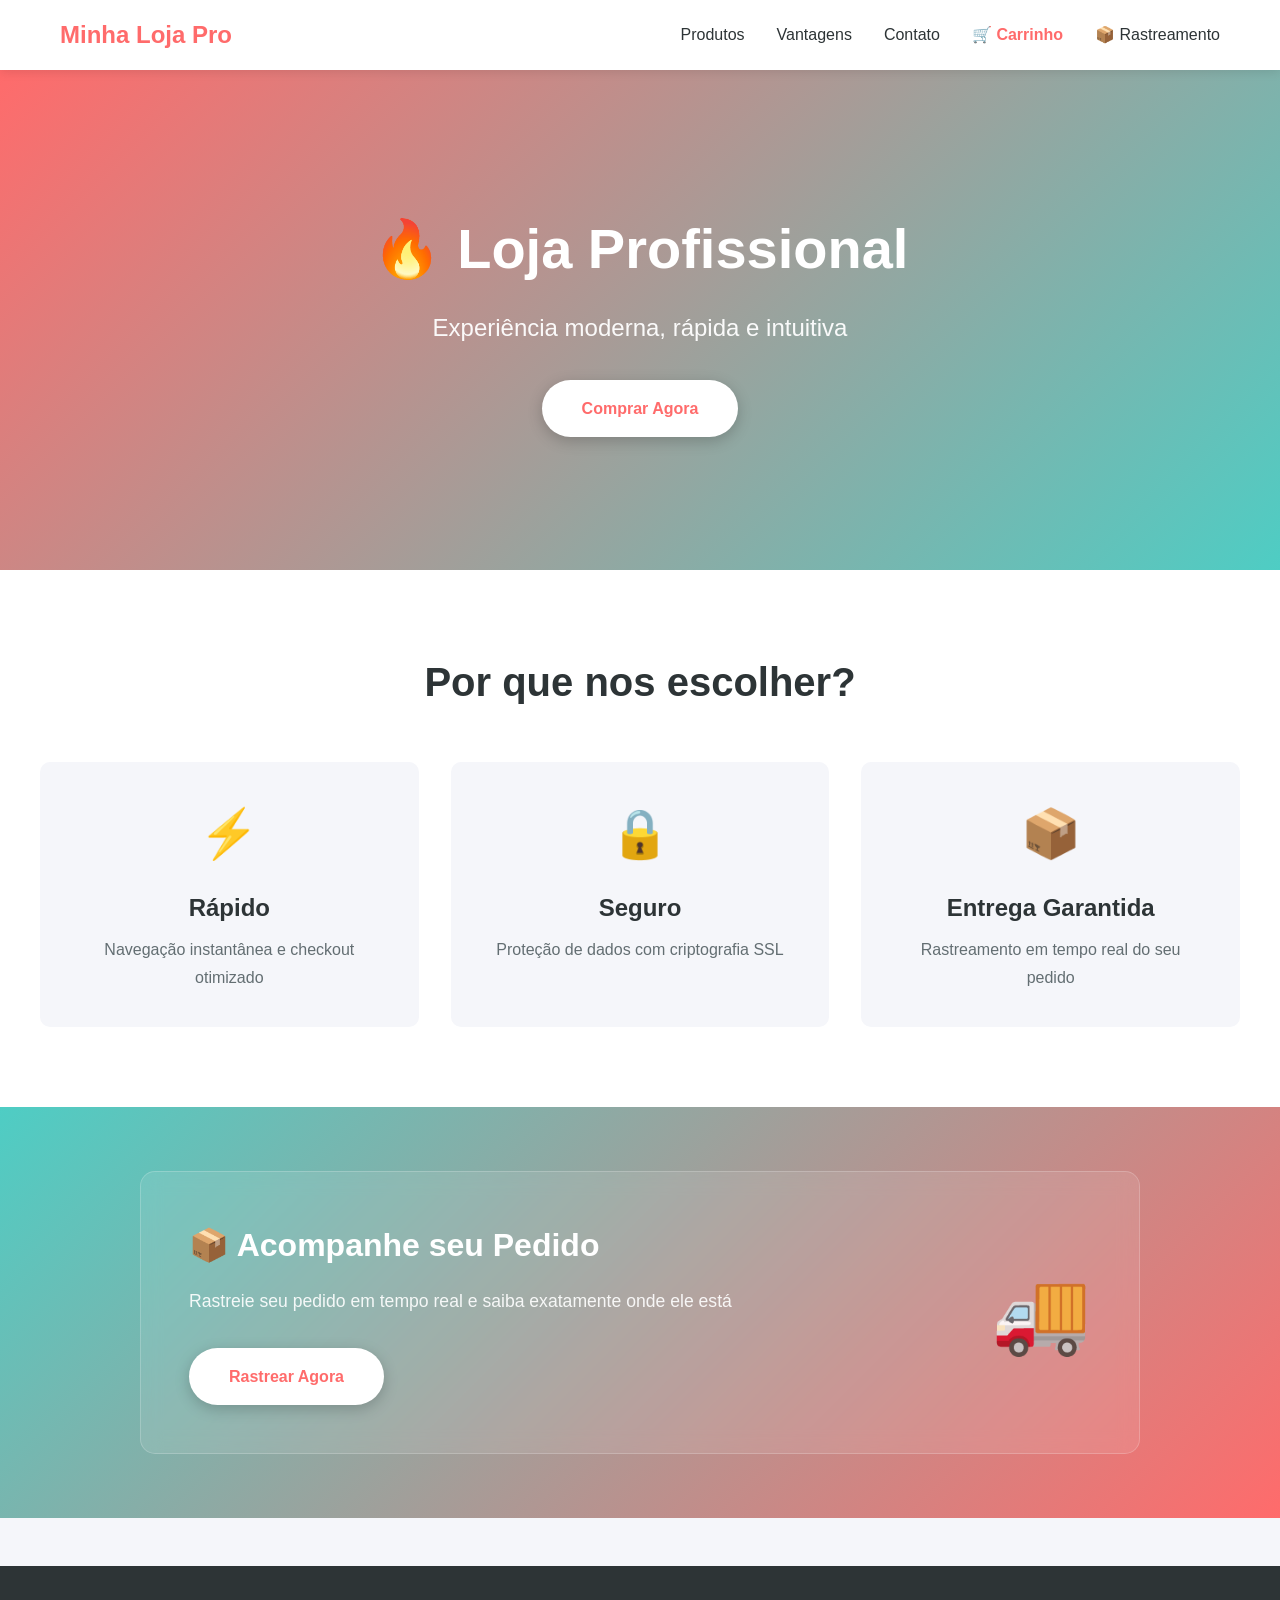
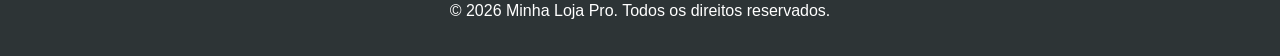
<file: index.html>
<!DOCTYPE html>
<html lang="pt-BR">
<head>
    <meta charset="UTF-8">
    <meta name="viewport" content="width=device-width, initial-scale=1.0">
    <title>Minha Loja Pro - Experiência moderna e intuitiva</title>
    <link rel="stylesheet" href="css/style.css">
</head>
<body>
    <header class="header">
        <div class="container">
            <div class="logo">Minha Loja Pro</div>
            <nav class="navbar">
                <a href="#products" class="nav-link">Produtos</a>
                <a href="#features" class="nav-link">Vantagens</a>
                <a href="#contact" class="nav-link">Contato</a>
                <a href="pages/carrinho.html" class="nav-link" style="color: var(--primary-color); font-weight: bold;">🛒 Carrinho</a>
                <a href="pages/rastreamento.html" class="nav-link">📦 Rastreamento</a>
            </nav>
        </div>
    </header>

    <div class="hero">
        <h1>🔥 Loja Profissional</h1>
        <p>Experiência moderna, rápida e intuitiva</p>
        <a href="pages/produtos.html" class="btn">Comprar Agora</a>
    </div>

    <section id="features" class="features">
        <h2>Por que nos escolher?</h2>
        <div class="features-container">
            <div class="feature">
                <span class="icon">⚡</span>
                <h3>Rápido</h3>
                <p>Navegação instantânea e checkout otimizado</p>
            </div>
            <div class="feature">
                <span class="icon">🔒</span>
                <h3>Seguro</h3>
                <p>Proteção de dados com criptografia SSL</p>
            </div>
            <div class="feature">
                <span class="icon">📦</span>
                <h3>Entrega Garantida</h3>
                <p>Rastreamento em tempo real do seu pedido</p>
            </div>
        </div>
    </section>

    <!-- Seção de Rastreamento Rápido -->
    <section class="tracking-quick-section">
        <div class="container">
            <div class="tracking-quick-card">
                <div class="tracking-quick-content">
                    <h2>📦 Acompanhe seu Pedido</h2>
                    <p>Rastreie seu pedido em tempo real e saiba exatamente onde ele está</p>
                    <a href="pages/rastreamento.html" class="btn">Rastrear Agora</a>
                </div>
                <div class="tracking-quick-image">
                    <div class="tracking-icon-large">🚚</div>
                </div>
            </div>
        </div>
    </section>

    <footer class="footer">
        <div class="container">
            <p>&copy; 2026 Minha Loja Pro. Todos os direitos reservados.</p>
        </div>
    </footer>

    <script src="js/cart.js"></script>
    <script src="js/tracking.js"></script>
    <script src="js/main.js"></script>
</body>
</html>
</file>
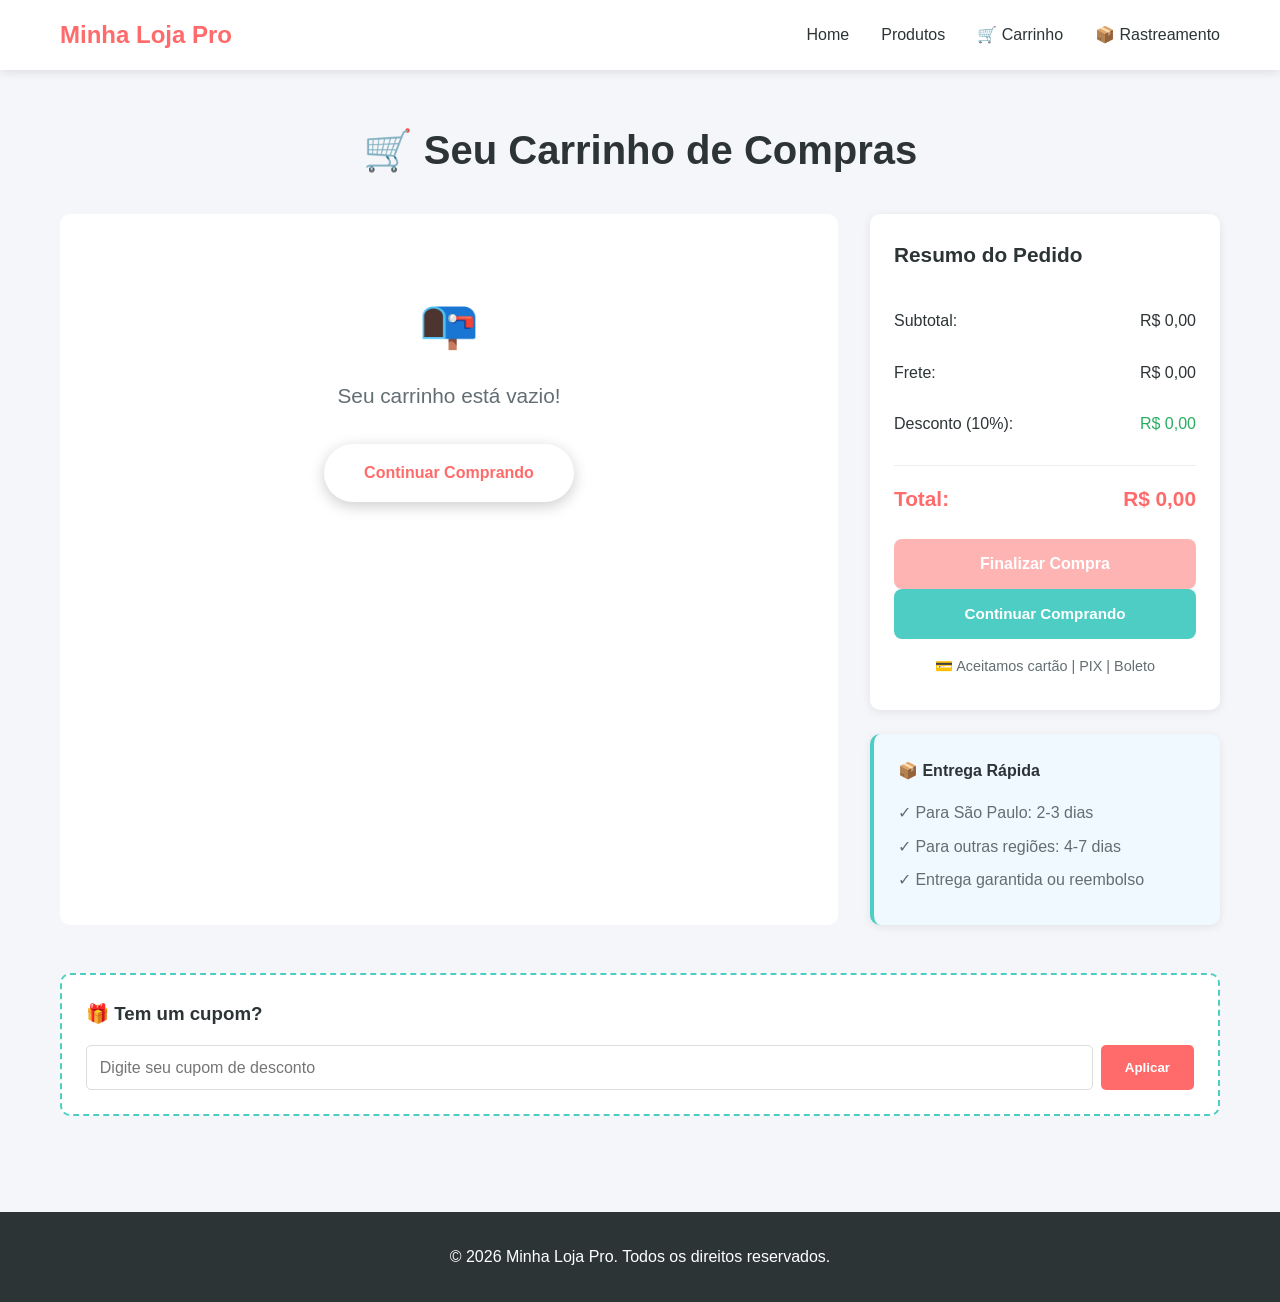
<file: pages/carrinho.html>
<!DOCTYPE html>
<html lang="pt-BR">
<head>
    <meta charset="UTF-8">
    <meta name="viewport" content="width=device-width, initial-scale=1.0">
    <title>Carrinho de Compras - Minha Loja Pro</title>
    <link rel="stylesheet" href="../css/style.css">
</head>
<body>
    <header class="header">
        <div class="container">
            <div class="logo">Minha Loja Pro</div>
            <nav class="navbar">
                <a href="../" class="nav-link">Home</a>
                <a href="produtos.html" class="nav-link">Produtos</a>
                <a href="carrinho.html" class="nav-link active">🛒 Carrinho</a>
                <a href="rastreamento.html" class="nav-link">📦 Rastreamento</a>
            </nav>
        </div>
    </header>

    <section class="cart-section">
        <div class="container">
            <h1 class="cart-title">🛒 Seu Carrinho de Compras</h1>

            <div class="cart-container">
                <!-- Lista de Produtos no Carrinho -->
                <div class="cart-items">
                    <div id="cart-list" class="cart-list">
                        <!-- Items serão carregados aqui via JavaScript -->
                    </div>

                    <!-- Carrinho Vazio -->
                    <div id="empty-cart" class="empty-cart" style="display: none; text-align: center; padding: 3rem;">
                        <p style="font-size: 3rem; margin-bottom: 1rem;">📭</p>
                        <p style="font-size: 1.3rem; color: #636e72; margin-bottom: 2rem;">Seu carrinho está vazio!</p>
                        <a href="produtos.html" class="btn">Continuar Comprando</a>
                    </div>
                </div>

                <!-- Resumo do Carrinho -->
                <aside class="cart-summary">
                    <div class="summary-card">
                        <h2>Resumo do Pedido</h2>

                        <div class="summary-item">
                            <span>Subtotal:</span>
                            <span id="subtotal">R$ 0,00</span>
                        </div>

                        <div class="summary-item">
                            <span>Frete:</span>
                            <span id="shipping">R$ 0,00</span>
                        </div>

                        <div class="summary-item">
                            <span>Desconto (10%):</span>
                            <span id="discount" style="color: #27ae60;">R$ 0,00</span>
                        </div>

                        <div class="summary-divider"></div>

                        <div class="summary-total">
                            <span>Total:</span>
                            <span id="total">R$ 0,00</span>
                        </div>

                        <button id="checkout-btn" class="btn-checkout" disabled>
                            Finalizar Compra
                        </button>

                        <a href="produtos.html" class="btn-continue">
                            Continuar Comprando
                        </a>

                        <div class="payment-methods">
                            <p style="font-size: 0.9rem; color: #636e72; text-align: center;">
                                💳 Aceitamos cartão | PIX | Boleto
                            </p>
                        </div>
                    </div>

                    <!-- Deixa claro qualidade de frete -->
                    <div class="summary-card shipping-info">
                        <h3>📦 Entrega Rápida</h3>
                        <p>✓ Para São Paulo: 2-3 dias</p>
                        <p>✓ Para outras regiões: 4-7 dias</p>
                        <p>✓ Entrega garantida ou reembolso</p>
                    </div>
                </aside>
            </div>

            <!-- Cupom de Desconto -->
            <div class="coupon-section">
                <div class="coupon-card">
                    <h3>🎁 Tem um cupom?</h3>
                    <div class="coupon-input-group">
                        <input 
                            type="text" 
                            id="coupon-input" 
                            placeholder="Digite seu cupom de desconto"
                            maxlength="20"
                        >
                        <button id="apply-coupon-btn" class="btn-coupon">Aplicar</button>
                    </div>
                    <div id="coupon-message" style="display: none; margin-top: 0.5rem; font-size: 0.9rem;"></div>
                </div>
            </div>
        </div>
    </section>

    <footer class="footer">
        <div class="container">
            <p>&copy; 2026 Minha Loja Pro. Todos os direitos reservados.</p>
        </div>
    </footer>

    <script src="../js/cart.js"></script>
</body>
</html>
</file>
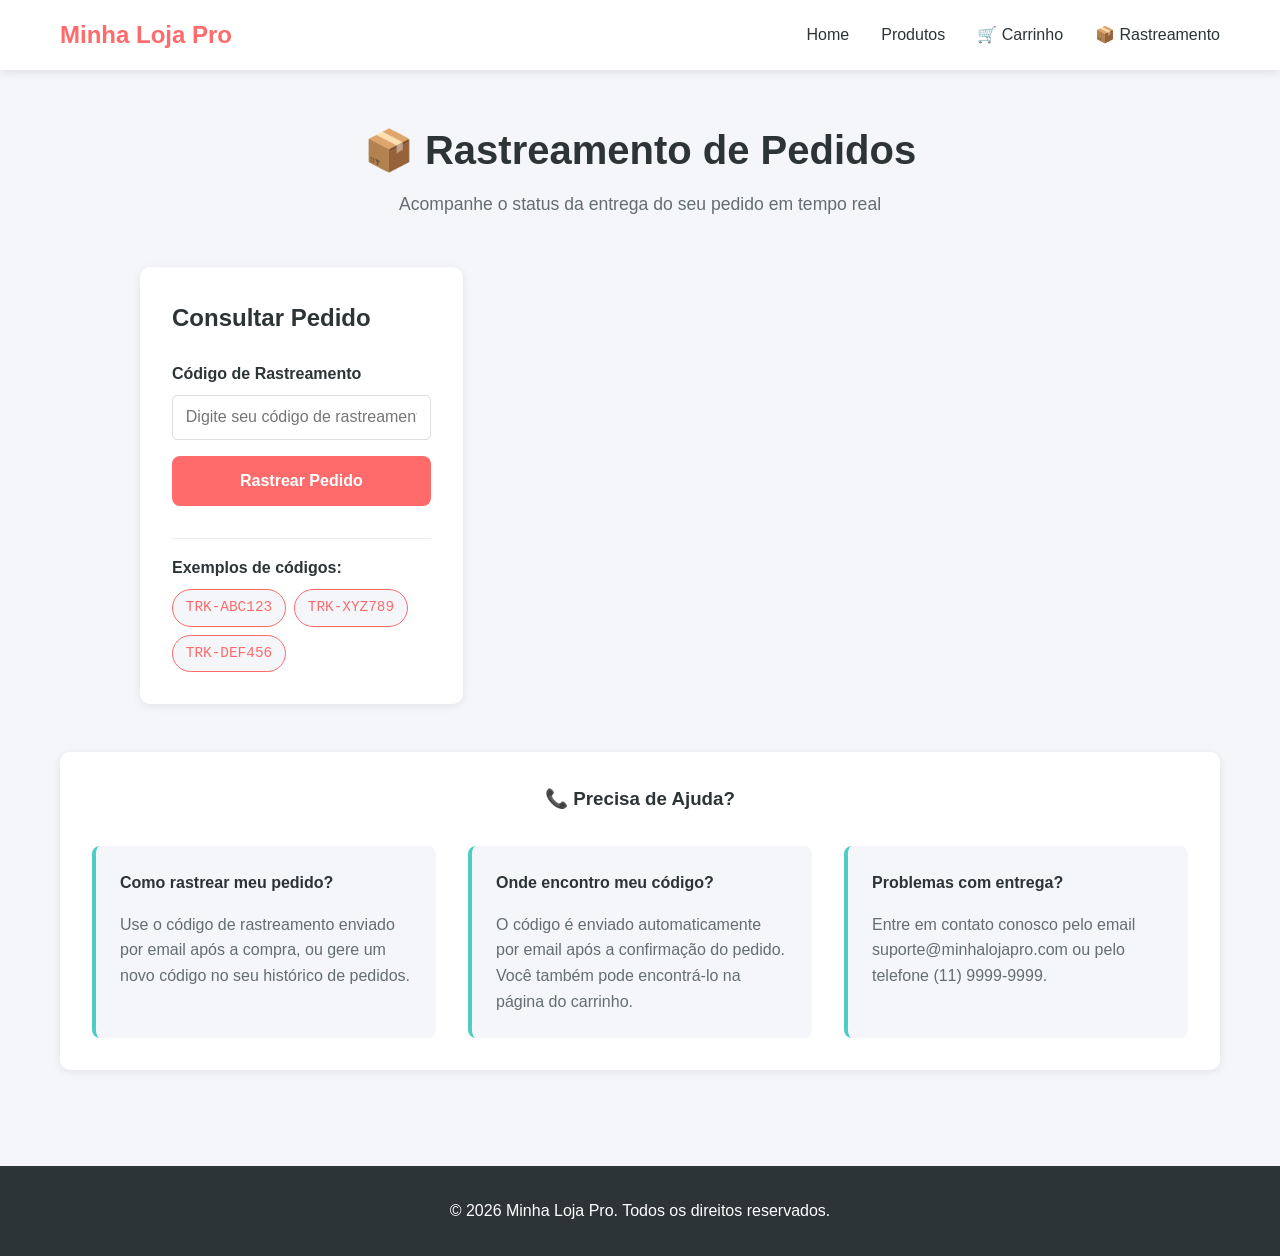
<file: pages/rastreamento.html>
<!DOCTYPE html>
<html lang="pt-BR">
<head>
    <meta charset="UTF-8">
    <meta name="viewport" content="width=device-width, initial-scale=1.0">
    <title>Rastreamento - Minha Loja Pro</title>
    <link rel="stylesheet" href="../css/style.css">
</head>
<body>
    <header class="header">
        <div class="container">
            <div class="logo">Minha Loja Pro</div>
            <nav class="navbar">
                <a href="../" class="nav-link">Home</a>
                <a href="produtos.html" class="nav-link">Produtos</a>
                <a href="carrinho.html" class="nav-link">🛒 Carrinho</a>
                <a href="rastreamento.html" class="nav-link active">📦 Rastreamento</a>
            </nav>
        </div>
    </header>

    <section class="tracking-section">
        <div class="container">
            <h1 class="tracking-title">📦 Rastreamento de Pedidos</h1>
            <p class="tracking-subtitle">Acompanhe o status da entrega do seu pedido em tempo real</p>

            <div class="tracking-container">
                <!-- Formulário de Rastreamento -->
                <div class="tracking-form-card">
                    <h2>Consultar Pedido</h2>
                    <form id="tracking-form" class="tracking-form">
                        <div class="form-group">
                            <label for="tracking-code">Código de Rastreamento</label>
                            <input
                                type="text"
                                id="tracking-code"
                                placeholder="Digite seu código de rastreamento"
                                maxlength="12"
                                required
                            >
                        </div>
                        <button type="submit" class="btn-track">Rastrear Pedido</button>
                    </form>

                    <div class="tracking-examples">
                        <p><strong>Exemplos de códigos:</strong></p>
                        <div class="example-codes">
                            <span class="code-example">TRK-ABC123</span>
                            <span class="code-example">TRK-XYZ789</span>
                            <span class="code-example">TRK-DEF456</span>
                        </div>
                    </div>
                </div>

                <!-- Resultado do Rastreamento -->
                <div id="tracking-result" class="tracking-result" style="display: none;">
                    <div class="result-header">
                        <h3>Status do Pedido</h3>
                        <span id="tracking-code-display" class="tracking-code-display"></span>
                    </div>

                    <div class="order-info">
                        <div class="info-item">
                            <span class="info-label">Pedido:</span>
                            <span id="order-number">#12345</span>
                        </div>
                        <div class="info-item">
                            <span class="info-label">Data do Pedido:</span>
                            <span id="order-date">24/03/2026</span>
                        </div>
                        <div class="info-item">
                            <span class="info-label">Valor:</span>
                            <span id="order-value">R$ 0,00</span>
                        </div>
                    </div>

                    <!-- Timeline de Status -->
                    <div class="tracking-timeline">
                        <div class="timeline-item completed">
                            <div class="timeline-icon">✅</div>
                            <div class="timeline-content">
                                <h4>Pedido Confirmado</h4>
                                <p>Seu pedido foi confirmado e está sendo preparado</p>
                                <span class="timeline-date">24/03/2026 14:30</span>
                            </div>
                        </div>

                        <div class="timeline-item completed">
                            <div class="timeline-icon">📦</div>
                            <div class="timeline-content">
                                <h4>Em Preparação</h4>
                                <p>Estamos separando e embalando seus produtos</p>
                                <span class="timeline-date">24/03/2026 16:45</span>
                            </div>
                        </div>

                        <div class="timeline-item active">
                            <div class="timeline-icon">🚚</div>
                            <div class="timeline-content">
                                <h4>Enviado</h4>
                                <p>Seu pedido foi enviado e está a caminho</p>
                                <span class="timeline-date">25/03/2026 09:15</span>
                            </div>
                        </div>

                        <div class="timeline-item pending">
                            <div class="timeline-icon">📍</div>
                            <div class="timeline-content">
                                <h4>Em Trânsito</h4>
                                <p>O pedido está sendo transportado até você</p>
                                <span class="timeline-date">Previsto: 26/03/2026</span>
                            </div>
                        </div>

                        <div class="timeline-item pending">
                            <div class="timeline-icon">🏠</div>
                            <div class="timeline-content">
                                <h4>Entregue</h4>
                                <p>Pedido entregue com sucesso</p>
                                <span class="timeline-date">Previsto: 27/03/2026</span>
                            </div>
                        </div>
                    </div>

                    <!-- Informações de Entrega -->
                    <div class="delivery-info">
                        <h4>Informações de Entrega</h4>
                        <div class="delivery-details">
                            <div class="detail-item">
                                <span class="detail-label">Transportadora:</span>
                                <span>Correios</span>
                            </div>
                            <div class="detail-item">
                                <span class="detail-label">Código Correios:</span>
                                <span id="correios-code">BR123456789BR</span>
                            </div>
                            <div class="detail-item">
                                <span class="detail-label">Prazo Estimado:</span>
                                <span>2-3 dias úteis</span>
                            </div>
                        </div>
                    </div>

                    <!-- Produtos do Pedido -->
                    <div class="order-products">
                        <h4>Produtos do Pedido</h4>
                        <div id="order-products-list" class="products-list">
                            <!-- Produtos serão carregados aqui -->
                        </div>
                    </div>
                </div>

                <!-- Mensagem de Erro -->
                <div id="tracking-error" class="tracking-error" style="display: none;">
                    <div class="error-content">
                        <p class="error-icon">❌</p>
                        <h3>Código não encontrado</h3>
                        <p>Verifique se o código de rastreamento está correto e tente novamente.</p>
                        <p><strong>Dicas:</strong></p>
                        <ul>
                            <li>Certifique-se de que digitou o código corretamente</li>
                            <li>O código deve ter o formato TRK-XXXXXX</li>
                            <li>Códigos são gerados apenas após a finalização da compra</li>
                        </ul>
                    </div>
                </div>
            </div>

            <!-- Seção de Ajuda -->
            <div class="help-section">
                <h3>📞 Precisa de Ajuda?</h3>
                <div class="help-content">
                    <div class="help-item">
                        <h4>Como rastrear meu pedido?</h4>
                        <p>Use o código de rastreamento enviado por email após a compra, ou gere um novo código no seu histórico de pedidos.</p>
                    </div>
                    <div class="help-item">
                        <h4>Onde encontro meu código?</h4>
                        <p>O código é enviado automaticamente por email após a confirmação do pedido. Você também pode encontrá-lo na página do carrinho.</p>
                    </div>
                    <div class="help-item">
                        <h4>Problemas com entrega?</h4>
                        <p>Entre em contato conosco pelo email suporte@minhalojapro.com ou pelo telefone (11) 9999-9999.</p>
                    </div>
                </div>
            </div>
        </div>
    </section>

    <footer class="footer">
        <div class="container">
            <p>&copy; 2026 Minha Loja Pro. Todos os direitos reservados.</p>
        </div>
    </footer>

    <script src="../js/tracking.js"></script>
</body>
</html>
</file>
<file: css/style.css>
* {
    margin: 0;
    padding: 0;
    box-sizing: border-box;
}

:root {
    --primary-color: #ff6b6b;
    --secondary-color: #4ecdc4;
    --text-dark: #2d3436;
    --text-light: #636e72;
    --bg-light: #f5f6fa;
    --white: #ffffff;
    --transition: all 0.3s ease;
}

html {
    scroll-behavior: smooth;
}

body {
    font-family: 'Segoe UI', Tahoma, Geneva, Verdana, sans-serif;
    line-height: 1.6;
    color: var(--text-dark);
    background-color: var(--bg-light);
}

.container {
    max-width: 1200px;
    margin: 0 auto;
    padding: 0 20px;
}

/* Header */
.header {
    background-color: var(--white);
    box-shadow: 0 2px 10px rgba(0, 0, 0, 0.1);
    position: sticky;
    top: 0;
    z-index: 100;
}

.header .container {
    display: flex;
    justify-content: space-between;
    align-items: center;
    padding: 1rem 20px;
}

.logo {
    font-size: 1.5rem;
    font-weight: bold;
    color: var(--primary-color);
}

.navbar {
    display: flex;
    gap: 2rem;
}

.nav-link {
    text-decoration: none;
    color: var(--text-dark);
    transition: var(--transition);
    font-weight: 500;
}

.nav-link:hover {
    color: var(--primary-color);
}

/* Hero Section */
.hero {
    background: linear-gradient(135deg, var(--primary-color), var(--secondary-color));
    color: var(--white);
    padding: 6rem 20px;
    text-align: center;
    min-height: 500px;
    display: flex;
    flex-direction: column;
    justify-content: center;
    align-items: center;
}

.hero h1 {
    font-size: 3.5rem;
    margin-bottom: 1rem;
    animation: slideInDown 0.8s ease-out;
}

.hero p {
    font-size: 1.5rem;
    margin-bottom: 2rem;
    opacity: 0.95;
    animation: slideInUp 0.8s ease-out;
}

.btn {
    display: inline-block;
    background-color: var(--white);
    color: var(--primary-color);
    padding: 1rem 2.5rem;
    border-radius: 50px;
    text-decoration: none;
    font-weight: bold;
    transition: var(--transition);
    box-shadow: 0 4px 15px rgba(0, 0, 0, 0.2);
    animation: slideInUp 0.8s ease-out 0.2s both;
}

.btn:hover {
    transform: translateY(-3px);
    box-shadow: 0 6px 20px rgba(0, 0, 0, 0.3);
    background-color: var(--bg-light);
}

/* Features Section */
.features {
    padding: 5rem 20px;
    background-color: var(--white);
}

.features h2 {
    text-align: center;
    font-size: 2.5rem;
    margin-bottom: 3rem;
    color: var(--text-dark);
}

.features-container {
    display: grid;
    grid-template-columns: repeat(auto-fit, minmax(280px, 1fr));
    gap: 2rem;
    max-width: 1200px;
    margin: 0 auto;
}

.feature {
    background-color: var(--bg-light);
    padding: 2rem;
    border-radius: 10px;
    text-align: center;
    transition: var(--transition);
    border: 2px solid transparent;
}

.feature:hover {
    border-color: var(--primary-color);
    transform: translateY(-5px);
    box-shadow: 0 10px 25px rgba(0, 0, 0, 0.1);
}

.feature .icon {
    font-size: 3rem;
    display: block;
    margin-bottom: 1rem;
}

.feature h3 {
    font-size: 1.5rem;
    margin-bottom: 0.5rem;
    color: var(--text-dark);
}

.feature p {
    color: var(--text-light);
    line-height: 1.8;
}

/* Footer */
.footer {
    background-color: var(--text-dark);
    color: var(--white);
    text-align: center;
    padding: 2rem;
    margin-top: 3rem;
}

/* Products Section */
.products-section {
    padding: 4rem 20px;
    background-color: var(--bg-light);
}

.products-title {
    text-align: center;
    font-size: 2.5rem;
    margin-bottom: 0.5rem;
    color: var(--text-dark);
}

.products-subtitle {
    text-align: center;
    font-size: 1.1rem;
    color: var(--text-light);
    margin-bottom: 3rem;
}

.products-grid {
    display: grid;
    grid-template-columns: repeat(auto-fill, minmax(250px, 1fr));
    gap: 2rem;
    margin-top: 2rem;
}

.product-card {
    background-color: var(--white);
    border-radius: 10px;
    overflow: hidden;
    box-shadow: 0 2px 10px rgba(0, 0, 0, 0.08);
    transition: var(--transition);
    display: flex;
    flex-direction: column;
    height: 100%;
}

.product-card:hover {
    transform: translateY(-8px);
    box-shadow: 0 10px 30px rgba(0, 0, 0, 0.15);
}

.product-image {
    position: relative;
    width: 100%;
    height: 250px;
    overflow: hidden;
    background-color: #f0f0f0;
}

.product-image img {
    width: 100%;
    height: 100%;
    object-fit: cover;
    transition: var(--transition);
}

.product-card:hover .product-image img {
    transform: scale(1.05);
}

.product-badge {
    position: absolute;
    top: 10px;
    right: 10px;
    background-color: var(--primary-color);
    color: var(--white);
    padding: 0.4rem 0.8rem;
    border-radius: 20px;
    font-size: 0.75rem;
    font-weight: bold;
    text-transform: uppercase;
}

.product-badge.star {
    background-color: #ffc107;
    color: var(--text-dark);
}

.product-info {
    padding: 1.5rem;
    display: flex;
    flex-direction: column;
    flex-grow: 1;
}

.product-info h3 {
    font-size: 1.2rem;
    margin-bottom: 0.5rem;
    color: var(--text-dark);
}

.product-category {
    color: var(--primary-color);
    font-size: 0.9rem;
    margin-bottom: 0.5rem;
    font-weight: 600;
}

.product-description {
    color: var(--text-light);
    font-size: 0.9rem;
    margin-bottom: 1rem;
    line-height: 1.5;
    flex-grow: 1;
}

.product-footer {
    display: flex;
    justify-content: space-between;
    align-items: center;
    margin-top: auto;
    padding-top: 1rem;
    border-top: 1px solid #eee;
}

.product-price {
    font-size: 1.5rem;
    font-weight: bold;
    color: var(--primary-color);
}

.product-btn {
    background-color: var(--primary-color);
    color: var(--white);
    border: none;
    padding: 0.7rem 1.5rem;
    border-radius: 25px;
    cursor: pointer;
    font-weight: 600;
    transition: var(--transition);
    font-size: 0.9rem;
}

.product-btn:hover {
    background-color: #ff5252;
    transform: scale(1.05);
}

.product-btn:active {
    transform: scale(0.95);
}

/* Cart Section */
.cart-section {
    padding: 3rem 20px;
    background-color: var(--bg-light);
    min-height: 600px;
}

.cart-title {
    text-align: center;
    font-size: 2.5rem;
    margin-bottom: 2rem;
    color: var(--text-dark);
}

.cart-container {
    display: grid;
    grid-template-columns: 1fr 350px;
    gap: 2rem;
    margin-bottom: 3rem;
}

.cart-items {
    background-color: var(--white);
    border-radius: 10px;
    padding: 1.5rem;
    min-height: 400px;
}

.cart-list {
    display: flex;
    flex-direction: column;
    gap: 1.5rem;
}

.cart-item {
    display: grid;
    grid-template-columns: 100px 1fr 120px 100px 60px;
    gap: 1.5rem;
    padding: 1.5rem;
    border: 1px solid #eee;
    border-radius: 8px;
    align-items: center;
    transition: var(--transition);
}

.cart-item:hover {
    border-color: var(--primary-color);
    box-shadow: 0 2px 10px rgba(255, 107, 107, 0.1);
}

.item-image {
    width: 100px;
    height: 100px;
    border-radius: 8px;
    overflow: hidden;
    background-color: var(--bg-light);
}

.item-image img {
    width: 100%;
    height: 100%;
    object-fit: cover;
}

.item-details {
    display: flex;
    flex-direction: column;
    justify-content: center;
}

.item-details h3 {
    font-size: 1.1rem;
    margin-bottom: 0.3rem;
    color: var(--text-dark);
}

.item-category {
    color: var(--primary-color);
    font-size: 0.85rem;
    font-weight: 600;
    margin-bottom: 0.3rem;
}

.item-description {
    color: var(--text-light);
    font-size: 0.85rem;
    line-height: 1.4;
}

.item-quantity {
    display: flex;
    align-items: center;
    gap: 0.5rem;
    border: 1px solid #ddd;
    border-radius: 5px;
    padding: 0.5rem;
    background-color: var(--bg-light);
}

.qty-btn {
    background-color: transparent;
    border: none;
    font-size: 1.2rem;
    cursor: pointer;
    width: 30px;
    height: 30px;
    display: flex;
    align-items: center;
    justify-content: center;
    border-radius: 3px;
    transition: var(--transition);
    color: var(--primary-color);
}

.qty-btn:hover {
    background-color: var(--primary-color);
    color: var(--white);
}

.item-quantity input {
    width: 40px;
    text-align: center;
    border: none;
    background-color: transparent;
    font-weight: bold;
    color: var(--text-dark);
}

.item-price {
    text-align: center;
}

.unit-price {
    font-size: 0.85rem;
    color: var(--text-light);
    margin-bottom: 0.3rem;
}

.total-price {
    font-size: 1.3rem;
    font-weight: bold;
    color: var(--primary-color);
}

.item-remove {
    display: flex;
    justify-content: center;
}

.btn-remove {
    background-color: transparent;
    border: none;
    font-size: 1.5rem;
    cursor: pointer;
    opacity: 0.6;
    transition: var(--transition);
    padding: 0.5rem;
}

.btn-remove:hover {
    opacity: 1;
    transform: scale(1.2);
}

.empty-cart {
    text-align: center;
    color: var(--text-light);
}

/* Cart Summary */
.cart-summary {
    display: flex;
    flex-direction: column;
    gap: 1.5rem;
}

.summary-card {
    background-color: var(--white);
    border-radius: 10px;
    padding: 1.5rem;
    box-shadow: 0 2px 10px rgba(0, 0, 0, 0.08);
}

.summary-card h2 {
    font-size: 1.3rem;
    margin-bottom: 1.5rem;
    color: var(--text-dark);
}

.summary-card h3 {
    font-size: 1rem;
    margin-bottom: 1rem;
    color: var(--text-dark);
}

.summary-card p {
    margin: 0.5rem 0;
    color: var(--text-light);
    line-height: 1.6;
}

.summary-item {
    display: flex;
    justify-content: space-between;
    padding: 0.8rem 0;
    font-size: 1rem;
    color: var(--text-dark);
}

.summary-divider {
    height: 1px;
    background-color: #eee;
    margin: 1rem 0;
}

.summary-total {
    display: flex;
    justify-content: space-between;
    font-size: 1.3rem;
    font-weight: bold;
    color: var(--primary-color);
}

.btn-checkout {
    width: 100%;
    padding: 1rem;
    background-color: var(--primary-color);
    color: var(--white);
    border: none;
    border-radius: 8px;
    font-size: 1rem;
    font-weight: bold;
    cursor: pointer;
    transition: var(--transition);
    margin-top: 1.5rem;
}

.btn-checkout:hover:not(:disabled) {
    background-color: #ff5252;
    transform: translateY(-2px);
    box-shadow: 0 4px 15px rgba(255, 107, 107, 0.3);
}

.btn-checkout:disabled {
    opacity: 0.5;
    cursor: not-allowed;
}

.btn-continue {
    width: 100%;
    padding: 0.8rem;
    background-color: var(--secondary-color);
    color: var(--white);
    border: none;
    border-radius: 8px;
    font-size: 0.95rem;
    font-weight: 600;
    cursor: pointer;
    text-decoration: none;
    display: block;
    text-align: center;
    transition: var(--transition);
}

.btn-continue:hover {
    background-color: #2ac4ab;
    transform: translateY(-2px);
}

.payment-methods {
    margin-top: 1rem;
}

.shipping-info {
    background-color: #f0f9ff;
    border-left: 4px solid var(--secondary-color);
}

/* Coupon Section */
.coupon-section {
    margin-top: 2rem;
}

.coupon-card {
    background-color: var(--white);
    border-radius: 10px;
    padding: 1.5rem;
    border: 2px dashed var(--secondary-color);
}

.coupon-card h3 {
    margin-bottom: 1rem;
    color: var(--text-dark);
}

.coupon-input-group {
    display: flex;
    gap: 0.5rem;
}

.coupon-input-group input {
    flex: 1;
    padding: 0.8rem;
    border: 1px solid #ddd;
    border-radius: 5px;
    font-size: 1rem;
}

.coupon-input-group input:focus {
    outline: none;
    border-color: var(--primary-color);
    box-shadow: 0 0 0 3px rgba(255, 107, 107, 0.1);
}

.btn-coupon {
    padding: 0.8rem 1.5rem;
    background-color: var(--primary-color);
    color: var(--white);
    border: none;
    border-radius: 5px;
    font-weight: 600;
    cursor: pointer;
    transition: var(--transition);
}

.btn-coupon:hover {
    background-color: #ff5252;
}

/* Responsive Cart */
@media (max-width: 768px) {
    .cart-container {
        grid-template-columns: 1fr;
    }

    .cart-item {
        grid-template-columns: 80px 1fr;
        gap: 1rem;
        padding: 1rem;
    }

    .item-details {
        grid-column: 1 / -1;
    }

    .item-quantity,
    .item-price,
    .item-remove {
        grid-column: auto;
    }

    .cart-title {
        font-size: 2rem;
    }

    .coupon-input-group {
        flex-direction: column;
    }
}

@media (max-width: 480px) {
    .cart-item {
        grid-template-columns: 70px 1fr;
    }

    .item-image {
        width: 70px;
        height: 70px;
    }

    .item-quantity,
    .item-price {
        font-size: 0.9rem;
    }

    .cart-title {
        font-size: 1.5rem;
    }

    .cart-item {
        display: flex;
        flex-direction: column;
        align-items: flex-start;
    }

    .item-remove {
        align-self: flex-end;
        margin-top: -2.5rem;
    }
}

/* Animations */
@keyframes slideInDown {
    from {
        opacity: 0;
        transform: translateY(-50px);
    }
    to {
        opacity: 1;
        transform: translateY(0);
    }
}

@keyframes slideInUp {
    from {
        opacity: 0;
        transform: translateY(50px);
    }
    to {
        opacity: 1;
        transform: translateY(0);
    }
}

/* Responsive */
@media (max-width: 768px) {
    .hero h1 {
        font-size: 2rem;
    }

    .hero p {
        font-size: 1.1rem;
    }

    .navbar {
        gap: 1rem;
        font-size: 0.9rem;
    }

    .features h2 {
        font-size: 2rem;
    }

    .features-container {
        gap: 1.5rem;
    }

    .products-grid {
        grid-template-columns: repeat(auto-fill, minmax(200px, 1fr));
        gap: 1.5rem;
    }

    .products-title {
        font-size: 2rem;
    }
}

@media (max-width: 480px) {
    .header .container {
        flex-direction: column;
        gap: 1rem;
    }

    .hero h1 {
        font-size: 1.5rem;
    }

    .hero p {
        font-size: 1rem;
    }

    .btn {
        padding: 0.8rem 2rem;
    }

    .navbar {
        flex-direction: column;
        gap: 0.5rem;
    }

    .products-grid {
        grid-template-columns: 1fr;
        gap: 1rem;
    }

    .products-title {
        font-size: 1.5rem;
    }

    .products-subtitle {
        font-size: 0.9rem;
    }

    .product-card {
        display: grid;
        grid-template-columns: 100px 1fr;
    }

    .product-image {
        height: 100px;
    }

    .product-footer {
        flex-direction: column;
        gap: 0.5rem;
        align-items: flex-start;
    }

    .product-btn {
        width: 100%;
    }
}

/* Tracking Section */
.tracking-section {
    padding: 3rem 20px;
    background-color: var(--bg-light);
    min-height: 600px;
}

.tracking-title {
    text-align: center;
    font-size: 2.5rem;
    margin-bottom: 0.5rem;
    color: var(--text-dark);
}

.tracking-subtitle {
    text-align: center;
    font-size: 1.1rem;
    color: var(--text-light);
    margin-bottom: 3rem;
}

.tracking-container {
    max-width: 1000px;
    margin: 0 auto;
    display: grid;
    grid-template-columns: 1fr 2fr;
    gap: 2rem;
}

/* Tracking Form */
.tracking-form-card {
    background-color: var(--white);
    border-radius: 10px;
    padding: 2rem;
    box-shadow: 0 2px 10px rgba(0, 0, 0, 0.08);
}

.tracking-form-card h2 {
    margin-bottom: 1.5rem;
    color: var(--text-dark);
    font-size: 1.5rem;
}

.tracking-form {
    display: flex;
    flex-direction: column;
    gap: 1rem;
}

.form-group {
    display: flex;
    flex-direction: column;
}

.form-group label {
    font-weight: 600;
    margin-bottom: 0.5rem;
    color: var(--text-dark);
}

.form-group input {
    padding: 0.8rem;
    border: 1px solid #ddd;
    border-radius: 5px;
    font-size: 1rem;
    transition: var(--transition);
}

.form-group input:focus {
    outline: none;
    border-color: var(--primary-color);
    box-shadow: 0 0 0 3px rgba(255, 107, 107, 0.1);
}

.btn-track {
    background-color: var(--primary-color);
    color: var(--white);
    border: none;
    padding: 1rem;
    border-radius: 8px;
    font-size: 1rem;
    font-weight: 600;
    cursor: pointer;
    transition: var(--transition);
}

.btn-track:hover {
    background-color: #ff5252;
    transform: translateY(-2px);
}

.tracking-examples {
    margin-top: 2rem;
    padding-top: 1rem;
    border-top: 1px solid #eee;
}

.tracking-examples p {
    margin-bottom: 0.5rem;
    font-weight: 600;
    color: var(--text-dark);
}

.example-codes {
    display: flex;
    flex-wrap: wrap;
    gap: 0.5rem;
}

.code-example {
    background-color: var(--bg-light);
    padding: 0.4rem 0.8rem;
    border-radius: 20px;
    font-family: monospace;
    font-size: 0.9rem;
    color: var(--primary-color);
    border: 1px solid var(--primary-color);
}

/* Tracking Result */
.tracking-result {
    background-color: var(--white);
    border-radius: 10px;
    padding: 2rem;
    box-shadow: 0 2px 10px rgba(0, 0, 0, 0.08);
}

.result-header {
    display: flex;
    justify-content: space-between;
    align-items: center;
    margin-bottom: 2rem;
    padding-bottom: 1rem;
    border-bottom: 2px solid var(--primary-color);
}

.result-header h3 {
    font-size: 1.5rem;
    color: var(--text-dark);
}

.tracking-code-display {
    background-color: var(--primary-color);
    color: var(--white);
    padding: 0.5rem 1rem;
    border-radius: 20px;
    font-family: monospace;
    font-weight: bold;
}

.order-info {
    display: grid;
    grid-template-columns: repeat(auto-fit, minmax(200px, 1fr));
    gap: 1rem;
    margin-bottom: 2rem;
    padding: 1rem;
    background-color: var(--bg-light);
    border-radius: 8px;
}

.info-item {
    display: flex;
    justify-content: space-between;
    align-items: center;
}

.info-label {
    font-weight: 600;
    color: var(--text-dark);
}

.info-item span:last-child {
    color: var(--primary-color);
    font-weight: bold;
}

/* Tracking Timeline */
.tracking-timeline {
    margin-bottom: 2rem;
}

.timeline-item {
    display: flex;
    align-items: flex-start;
    margin-bottom: 2rem;
    position: relative;
}

.timeline-item:not(:last-child)::after {
    content: '';
    position: absolute;
    left: 20px;
    top: 40px;
    width: 2px;
    height: calc(100% - 40px);
    background-color: #ddd;
}

.timeline-icon {
    width: 40px;
    height: 40px;
    border-radius: 50%;
    display: flex;
    align-items: center;
    justify-content: center;
    font-size: 1.2rem;
    margin-right: 1rem;
    flex-shrink: 0;
    position: relative;
    z-index: 1;
}

.timeline-item.completed .timeline-icon {
    background-color: #27ae60;
    color: white;
}

.timeline-item.active .timeline-icon {
    background-color: var(--primary-color);
    color: white;
    animation: pulse 2s infinite;
}

.timeline-item.pending .timeline-icon {
    background-color: #bdc3c7;
    color: white;
}

.timeline-content {
    flex: 1;
}

.timeline-content h4 {
    margin-bottom: 0.5rem;
    color: var(--text-dark);
}

.timeline-content p {
    color: var(--text-light);
    margin-bottom: 0.5rem;
    line-height: 1.5;
}

.timeline-date {
    font-size: 0.9rem;
    color: var(--text-light);
    font-style: italic;
}

@keyframes pulse {
    0% { transform: scale(1); }
    50% { transform: scale(1.1); }
    100% { transform: scale(1); }
}

/* Delivery Info */
.delivery-info {
    margin-bottom: 2rem;
    padding: 1.5rem;
    background-color: #f0f9ff;
    border-radius: 8px;
    border-left: 4px solid var(--secondary-color);
}

.delivery-info h4 {
    margin-bottom: 1rem;
    color: var(--text-dark);
}

.delivery-details {
    display: grid;
    gap: 0.5rem;
}

.detail-item {
    display: flex;
    justify-content: space-between;
    align-items: center;
}

.detail-label {
    font-weight: 600;
    color: var(--text-dark);
}

/* Order Products */
.order-products {
    margin-bottom: 2rem;
}

.order-products h4 {
    margin-bottom: 1rem;
    color: var(--text-dark);
}

.products-list {
    display: flex;
    flex-direction: column;
    gap: 1rem;
}

.order-product-item {
    display: flex;
    align-items: center;
    padding: 1rem;
    background-color: var(--bg-light);
    border-radius: 8px;
    gap: 1rem;
}

.product-thumb {
    width: 60px;
    height: 60px;
    object-fit: cover;
    border-radius: 5px;
}

.product-info h5 {
    margin-bottom: 0.3rem;
    color: var(--text-dark);
    font-size: 1rem;
}

.product-category {
    color: var(--primary-color);
    font-size: 0.8rem;
    margin-bottom: 0.3rem;
}

.product-quantity,
.product-price {
    font-size: 0.9rem;
    color: var(--text-light);
}

/* Tracking Error */
.tracking-error {
    background-color: #ffeaea;
    border: 1px solid #f5c6cb;
    border-radius: 10px;
    padding: 2rem;
    text-align: center;
}

.error-content h3 {
    color: #721c24;
    margin-bottom: 1rem;
}

.error-content p {
    color: #721c24;
    margin-bottom: 1rem;
}

.error-content ul {
    text-align: left;
    color: #721c24;
    margin-top: 1rem;
}

.error-content li {
    margin-bottom: 0.5rem;
}

.error-icon {
    font-size: 3rem;
    margin-bottom: 1rem;
}

/* Help Section */
.help-section {
    margin-top: 3rem;
    padding: 2rem;
    background-color: var(--white);
    border-radius: 10px;
    box-shadow: 0 2px 10px rgba(0, 0, 0, 0.08);
}

.help-section h3 {
    text-align: center;
    margin-bottom: 2rem;
    color: var(--text-dark);
}

.help-content {
    display: grid;
    grid-template-columns: repeat(auto-fit, minmax(250px, 1fr));
    gap: 2rem;
}

.help-item {
    padding: 1.5rem;
    background-color: var(--bg-light);
    border-radius: 8px;
    border-left: 4px solid var(--secondary-color);
}

.help-item h4 {
    margin-bottom: 1rem;
    color: var(--text-dark);
}

.help-item p {
    color: var(--text-light);
    line-height: 1.6;
}

/* Responsive Tracking */
@media (max-width: 768px) {
    .tracking-container {
        grid-template-columns: 1fr;
    }

    .tracking-title {
        font-size: 2rem;
    }

    .order-info {
        grid-template-columns: 1fr;
    }

    .timeline-item {
        flex-direction: column;
        align-items: flex-start;
    }

    .timeline-icon {
        margin-bottom: 1rem;
        margin-right: 0;
    }

    .order-product-item {
        flex-direction: column;
        text-align: center;
    }

    .product-thumb {
        margin-bottom: 1rem;
    }

    .help-content {
        grid-template-columns: 1fr;
    }
}

@media (max-width: 480px) {
    .tracking-section {
        padding: 2rem 15px;
    }

    .tracking-form-card,
    .tracking-result {
        padding: 1.5rem;
    }

    .example-codes {
        justify-content: center;
    }

    .result-header {
        flex-direction: column;
        gap: 1rem;
        align-items: flex-start;
    }

    .tracking-code-display {
        align-self: center;
    }
}

/* Tracking Quick Section */
.tracking-quick-section {
    padding: 4rem 20px;
    background: linear-gradient(135deg, var(--secondary-color), var(--primary-color));
    color: var(--white);
}

.tracking-quick-card {
    max-width: 1000px;
    margin: 0 auto;
    background-color: rgba(255, 255, 255, 0.1);
    backdrop-filter: blur(10px);
    border-radius: 15px;
    padding: 3rem;
    display: grid;
    grid-template-columns: 1fr auto;
    gap: 3rem;
    align-items: center;
    border: 1px solid rgba(255, 255, 255, 0.2);
}

.tracking-quick-content h2 {
    font-size: 2rem;
    margin-bottom: 1rem;
    color: var(--white);
}

.tracking-quick-content p {
    font-size: 1.1rem;
    margin-bottom: 2rem;
    opacity: 0.9;
    line-height: 1.6;
}

.tracking-quick-image {
    display: flex;
    align-items: center;
    justify-content: center;
}

.tracking-icon-large {
    font-size: 5rem;
    opacity: 0.9;
}

@media (max-width: 768px) {
    .tracking-quick-card {
        grid-template-columns: 1fr;
        text-align: center;
        gap: 2rem;
    }

    .tracking-quick-content h2 {
        font-size: 1.5rem;
    }

    .tracking-icon-large {
        font-size: 3rem;
    }
}
</file>
